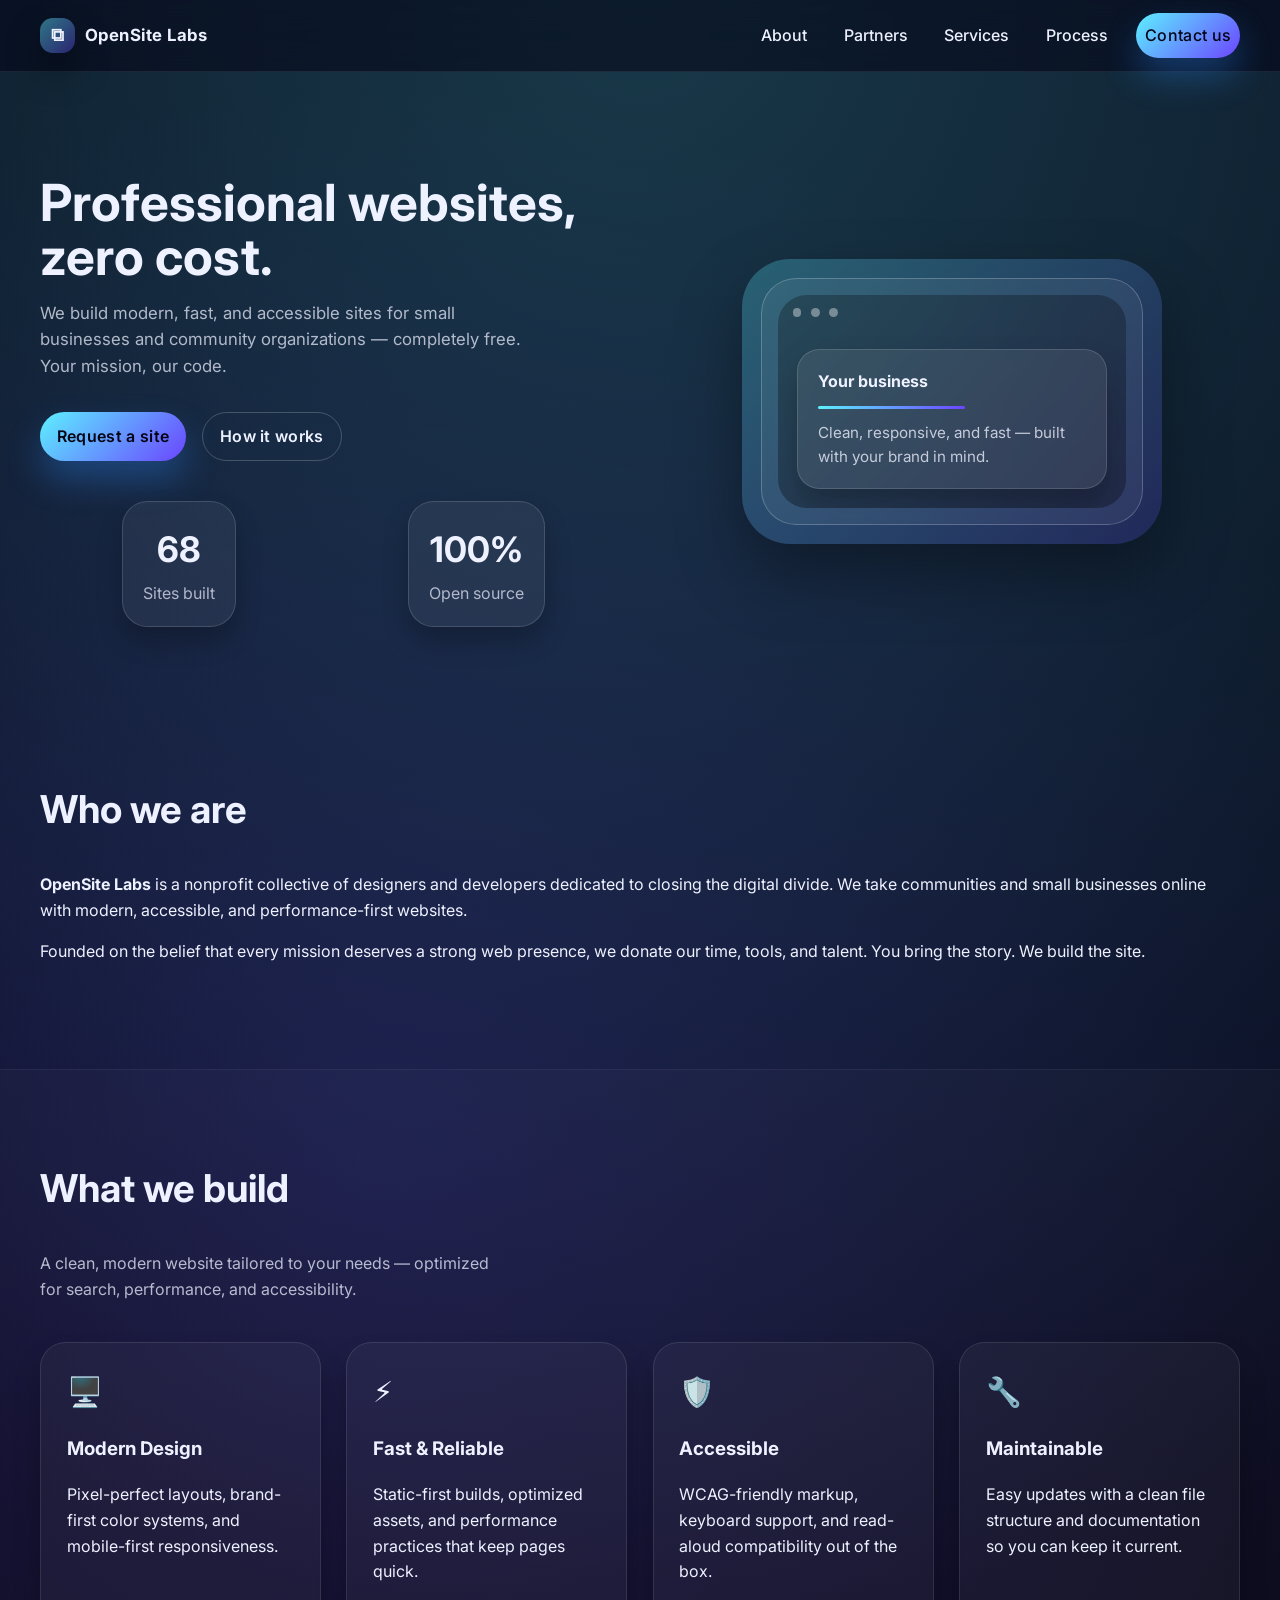
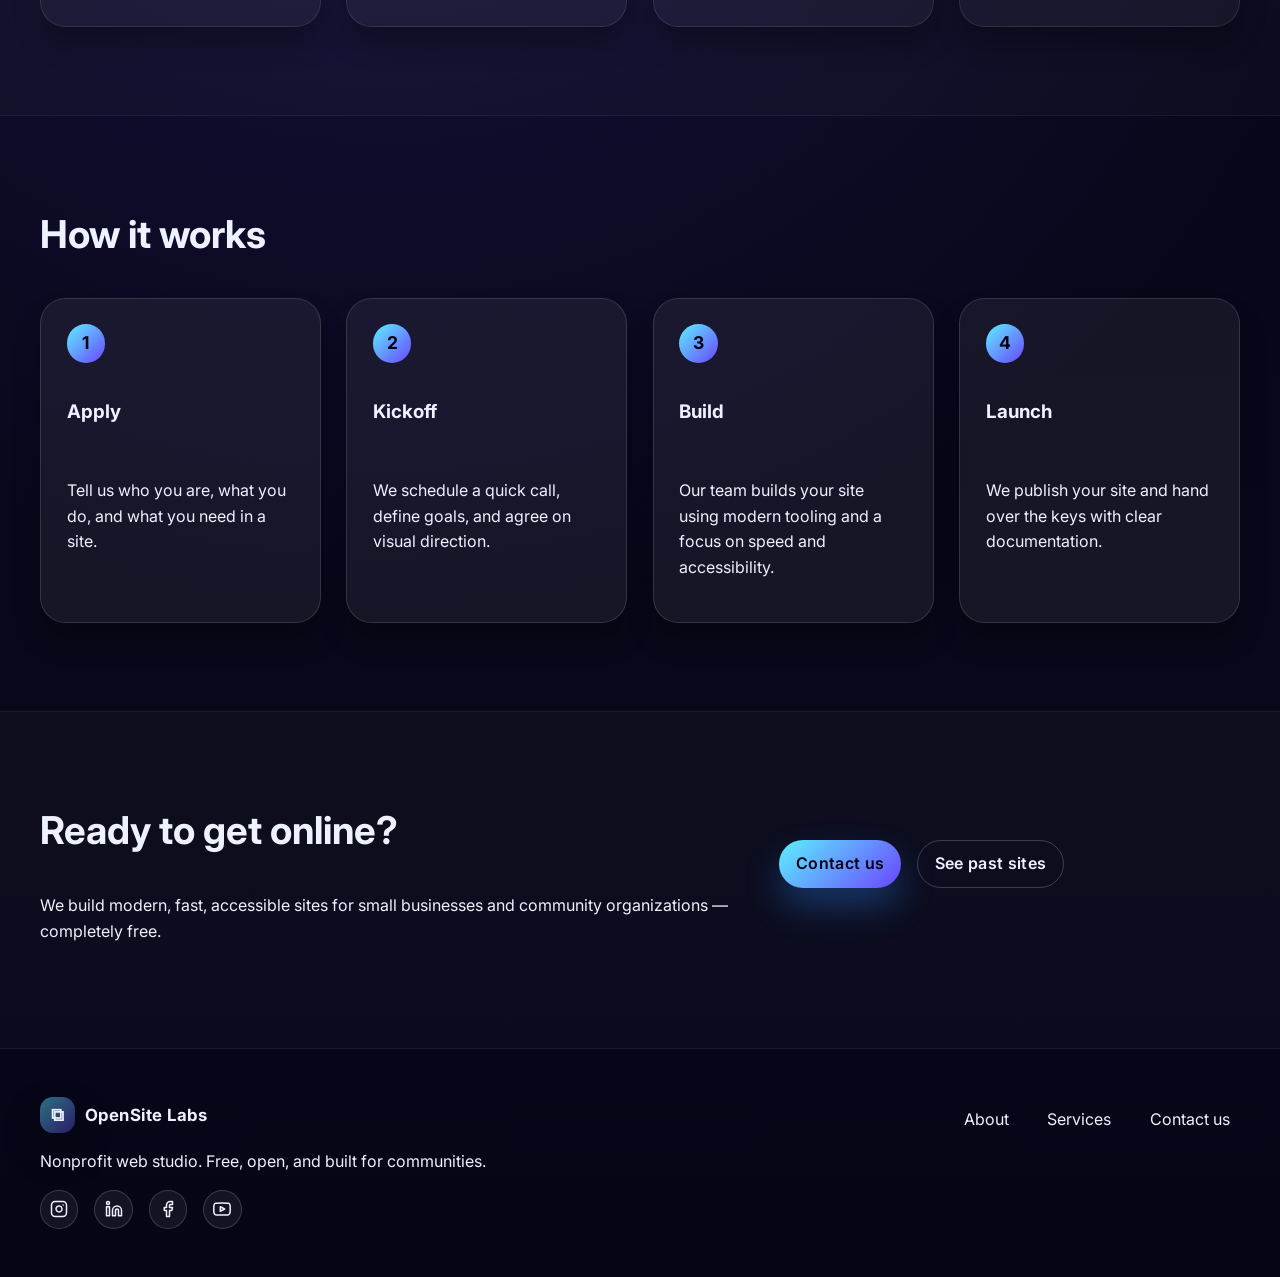
<file: index.html>
<!DOCTYPE html>
<html lang="en">
<head>
  <meta charset="UTF-8" />
  <meta name="viewport" content="width=device-width, initial-scale=1.0" />
  <meta name="description" content="A nonprofit making free, clean, and modern websites for small businesses." />
  <title>OpenSite Labs | Free Websites for Small Business</title>
  <link rel="preconnect" href="https://fonts.googleapis.com" />
  <link rel="preconnect" href="https://fonts.gstatic.com" crossorigin />
  <link href="https://fonts.googleapis.com/css2?family=Inter:wght@400;500;600;700&display=swap" rel="stylesheet" />
  <link rel="stylesheet" href="styles.css" />
</head>
<body>
  <header class="site-header">
    <div class="container header-inner">
      <a class="brand" href="#home">
        <span class="brand--mark" aria-hidden="true">⧉</span>
        <span class="brand--text">OpenSite Labs</span>
      </a>
      <button class="nav-toggle" aria-label="Toggle navigation" aria-expanded="false" aria-controls="nav">
        <span class="nav-toggle__bar"></span>
        <span class="nav-toggle__bar"></span>
        <span class="nav-toggle__bar"></span>
      </button>
      <nav id="nav" class="nav">
        <a href="about.html">About</a>
        <a href="partners.html">Partners</a>
        <a href="#services">Services</a>
        <a href="#process">Process</a>
        <a href="contact.html" class="btn btn--primary">Contact us</a>
      </nav>
    </div>
  </header>

  <main>
    <section id="home" class="hero">
      <div class="container hero-grid">
        <div class="hero-copy">
          <h1>Professional websites, zero cost.</h1>
          <p>We build modern, fast, and accessible sites for small businesses and community organizations — completely free. Your mission, our code.</p>
          <div class="hero-actions">
            <a href="contact.html" class="btn btn--primary">Request a site</a>
            <a href="#services" class="btn btn--ghost">How it works</a>
          </div>

          <div class="stats">
            <a class="stat-link" href="partners.html">
              <div class="stat">
                <div class="stat__value" data-count="68">0</div>
                <div class="stat__label">Sites built</div>
              </div>
            </a>
            <a class="stat-link" href="partners.html">
              <div class="stat">
                <div class="stat__value">100%</div>
                <div class="stat__label">Open source</div>
              </div>
            </a>
          </div>
        </div>
        <div class="hero-visual" aria-hidden="true">
          <div class="device">
            <div class="device__screen">
              <div class="mockup">
                <div class="mockup__header">
                  <span></span><span></span><span></span>
                </div>
                <div class="mockup__content">
                  <div class="card">
                    <div class="card__title">Your business</div>
                    <div class="card__line"></div>
                    <div class="card__text">Clean, responsive, and fast — built with your brand in mind.</div>
                  </div>
                </div>
              </div>
            </div>
          </div>
        </div>
      </div>
    </section>

    <section id="about" class="section">
      <div class="container">
        <div class="split split--single">
          <div>
            <h2>Who we are</h2>
            <p><strong>OpenSite Labs</strong> is a nonprofit collective of designers and developers dedicated to closing the digital divide. We take communities and small businesses online with modern, accessible, and performance-first websites.</p>
            <p>Founded on the belief that every mission deserves a strong web presence, we donate our time, tools, and talent. You bring the story. We build the site.</p>
          </div>
        </div>
      </div>
    </section>

    <section id="services" class="section section--alt">
      <div class="container">
        <h2>What we build</h2>
        <p class="subhead">A clean, modern website tailored to your needs — optimized for search, performance, and accessibility.</p>
        <div class="grid cards">
          <article class="card">
            <div class="card__icon" aria-hidden="true">🖥️</div>
            <h3>Modern Design</h3>
            <p>Pixel-perfect layouts, brand-first color systems, and mobile-first responsiveness.</p>
          </article>

          <article class="card">
            <div class="card__icon" aria-hidden="true">⚡</div>
            <h3>Fast & Reliable</h3>
            <p>Static-first builds, optimized assets, and performance practices that keep pages quick.</p>
          </article>

          <article class="card">
            <div class="card__icon" aria-hidden="true">🛡️</div>
            <h3>Accessible</h3>
            <p>WCAG-friendly markup, keyboard support, and read-aloud compatibility out of the box.</p>
          </article>

          <article class="card">
            <div class="card__icon" aria-hidden="true">🔧</div>
            <h3>Maintainable</h3>
            <p>Easy updates with a clean file structure and documentation so you can keep it current.</p>
          </article>
        </div>
      </div>
    </section>

    <section id="process" class="section">
      <div class="container">
        <h2>How it works</h2>
        <div class="grid steps">
          <div class="step">
            <div class="step__badge">1</div>
            <h3>Apply</h3>
            <p>Tell us who you are, what you do, and what you need in a site.</p>
          </div>
          <div class="step">
            <div class="step__badge">2</div>
            <h3>Kickoff</h3>
            <p>We schedule a quick call, define goals, and agree on visual direction.</p>
          </div>
          <div class="step">
            <div class="step__badge">3</div>
            <h3>Build</h3>
            <p>Our team builds your site using modern tooling and a focus on speed and accessibility.</p>
          </div>
          <div class="step">
            <div class="step__badge">4</div>
            <h3>Launch</h3>
            <p>We publish your site and hand over the keys with clear documentation.</p>
          </div>
        </div>
      </div>
    </section>

    <section class="section section--alt">
      <div class="container">
        <div class="split">
          <div>
            <h2>Ready to get online?</h2>
            <p>We build modern, fast, accessible sites for small businesses and community organizations — completely free.</p>
          </div>
          <div class="cta-row">
            <a class="btn btn--primary" href="contact.html">Contact us</a>
            <a class="btn btn--ghost" href="partners.html">See past sites</a>
          </div>
        </div>
      </div>
    </section>
  </main>

  <footer class="footer">
    <div class="container footer-inner">
      <div>
        <div class="brand">
          <span class="brand--mark">⧉</span>
          <span class="brand--text">OpenSite Labs</span>
        </div>
        <p>Nonprofit web studio. Free, open, and built for communities.</p>

        <div class="social-links" aria-label="Social links">
          <a href="#" target="_blank" rel="noopener" aria-label="Instagram">
            <svg width="18" height="18" viewBox="0 0 24 24" fill="none" stroke="currentColor" stroke-width="2" stroke-linecap="round" stroke-linejoin="round" xmlns="http://www.w3.org/2000/svg">
              <rect x="2" y="2" width="20" height="20" rx="5" ry="5"></rect>
              <path d="M16 11.37A4 4 0 1 1 12.63 8 4 4 0 0 1 16 11.37z"></path>
              <line x1="17.5" y1="6.5" x2="17.51" y2="6.5"></line>
            </svg>
          </a>
          <a href="#" target="_blank" rel="noopener" aria-label="LinkedIn">
            <svg width="18" height="18" viewBox="0 0 24 24" fill="none" stroke="currentColor" stroke-width="2" stroke-linecap="round" stroke-linejoin="round" xmlns="http://www.w3.org/2000/svg">
              <path d="M16 8a6 6 0 0 1 6 6v7h-4v-7a2 2 0 0 0-2-2 2 2 0 0 0-2 2v7h-4v-7a6 6 0 0 1 6-6z"></path>
              <rect x="2" y="9" width="4" height="12"></rect>
              <circle cx="4" cy="4" r="2"></circle>
            </svg>
          </a>
          <a href="#" target="_blank" rel="noopener" aria-label="Facebook">
            <svg width="18" height="18" viewBox="0 0 24 24" fill="none" stroke="currentColor" stroke-width="2" stroke-linecap="round" stroke-linejoin="round" xmlns="http://www.w3.org/2000/svg">
              <path d="M18 2h-3a5 5 0 0 0-5 5v3H7v4h3v8h4v-8h3l1-4h-4V7a1 1 0 0 1 1-1h3z"></path>
            </svg>
          </a>
          <a href="#" target="_blank" rel="noopener" aria-label="YouTube">
            <svg width="18" height="18" viewBox="0 0 24 24" fill="none" stroke="currentColor" stroke-width="2" stroke-linecap="round" stroke-linejoin="round" xmlns="http://www.w3.org/2000/svg">
              <path d="M22.54 6.42a2.78 2.78 0 0 0-1.94-2C18.88 4 12 4 12 4s-6.88 0-8.6.42a2.78 2.78 0 0 0-1.94 2C1 8.11 1 12 1 12s0 3.89.46 5.58a2.78 2.78 0 0 0 1.94 2c1.72.42 8.6.42 8.6.42s6.88 0 8.6-.42a2.78 2.78 0 0 0 1.94-2C23 15.89 23 12 23 12s0-3.89-.46-5.58z"></path>
              <polygon points="9.75 15.02 15.5 12 9.75 8.98 9.75 15.02"></polygon>
            </svg>
          </a>
        </div>
      </div>
      <div class="footer-links">
        <a href="about.html">About</a>
        <a href="#services">Services</a>
        <a href="contact.html">Contact us</a>
      </div>
    </div>
  </footer>

  <script src="script.js"></script>
</body>
</html>
</file>
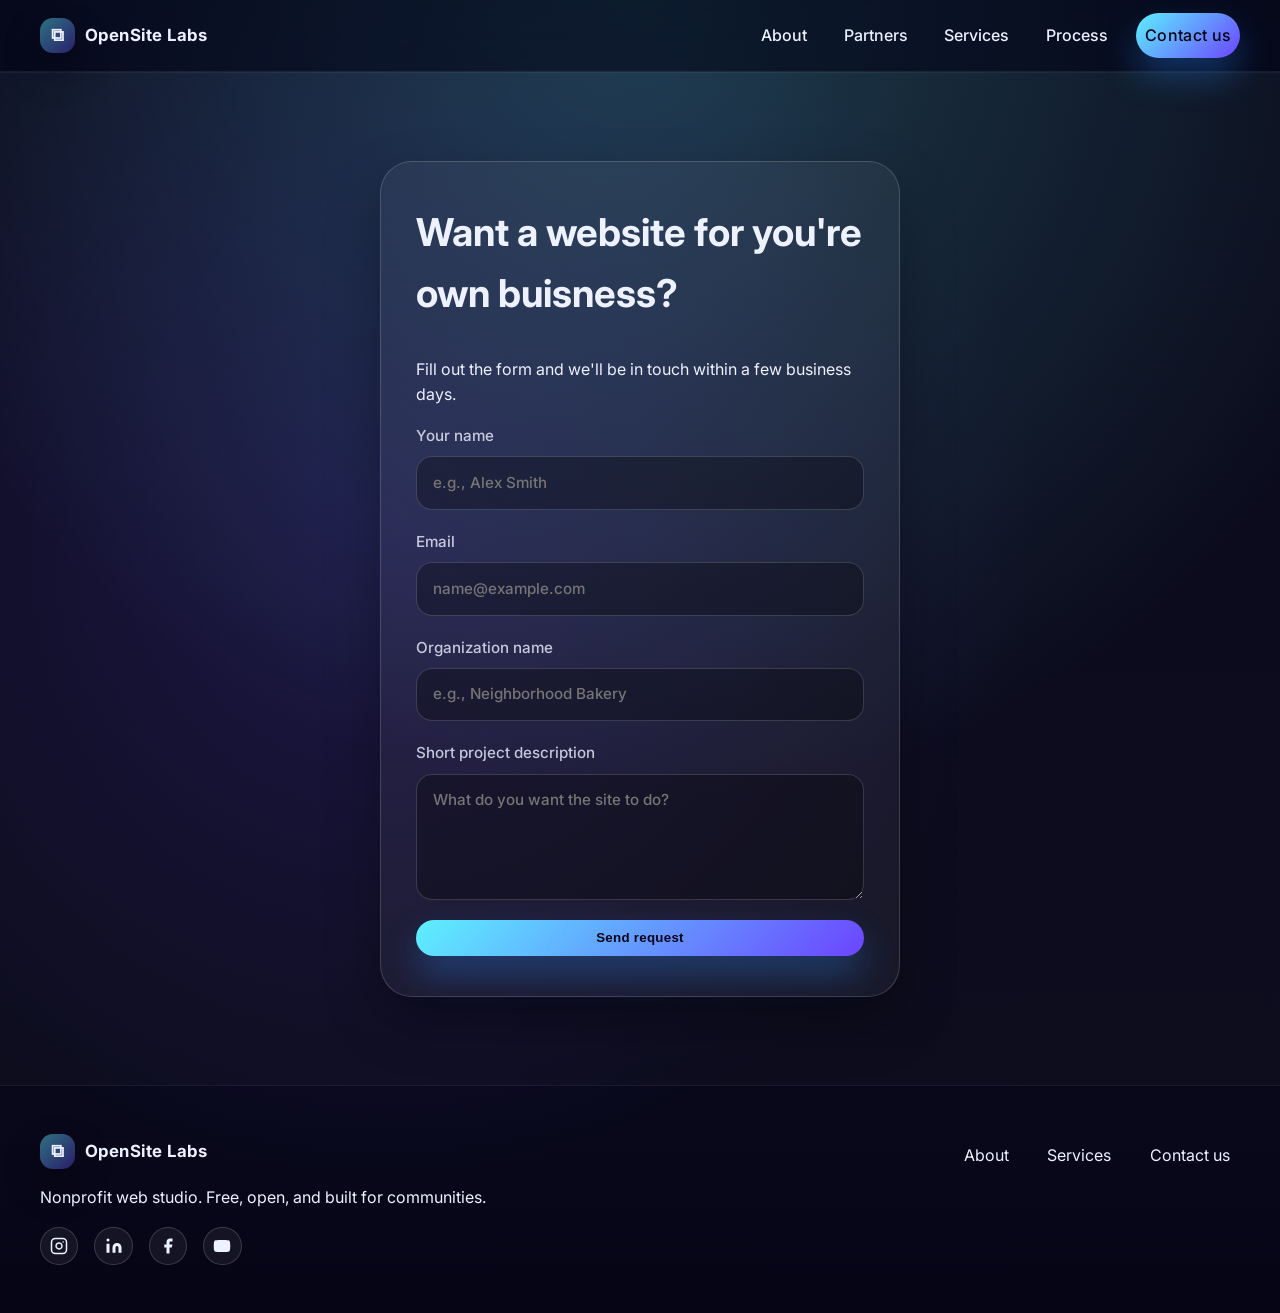
<file: contact.html>
<!DOCTYPE html>
<html lang="en">
<head>
  <meta charset="UTF-8" />
  <meta name="viewport" content="width=device-width, initial-scale=1.0" />
  <meta name="description" content="Contact OpenSite Labs to request a free website." />
  <title>Contact · OpenSite Labs</title>
  <link rel="preconnect" href="https://fonts.googleapis.com" />
  <link rel="preconnect" href="https://fonts.gstatic.com" crossorigin />
  <link href="https://fonts.googleapis.com/css2?family=Inter:wght@400;500;600;700&display=swap" rel="stylesheet" />
  <link rel="stylesheet" href="styles.css" />
</head>
<body>
  <header class="site-header">
    <div class="container header-inner">
      <a class="brand" href="index.html#home">
        <span class="brand--mark" aria-hidden="true">⧉</span>
        <span class="brand--text">OpenSite Labs</span>
      </a>
      <button class="nav-toggle" aria-label="Toggle navigation" aria-expanded="false" aria-controls="nav">
        <span class="nav-toggle__bar"></span>
        <span class="nav-toggle__bar"></span>
        <span class="nav-toggle__bar"></span>
      </button>
      <nav id="nav" class="nav">
        <a href="about.html">About</a>
        <a href="partners.html">Partners</a>
        <a href="index.html#services">Services</a>
        <a href="index.html#process">Process</a>
        <a href="contact.html" class="btn btn--primary">Contact us</a>
      </nav>
    </div>
  </header>

  <main>
    <section class="section section--alt">
      <div class="container form-section">
        <div class="form-card">
          <h2>Want a website for you're own buisness?</h2>
          <p>Fill out the form and we'll be in touch within a few business days.</p>
          <form action="#" class="contact-form" onsubmit="handleSubmit(event)">
            <label>
              Your name
              <input type="text" name="name" required placeholder="e.g., Alex Smith" />
            </label>

            <label>
              Email
              <input type="email" name="email" required placeholder="name@example.com" />
            </label>

            <label>
              Organization name
              <input type="text" name="organization" required placeholder="e.g., Neighborhood Bakery" />
            </label>

            <label>
              Short project description
              <textarea name="message" rows="4" required placeholder="What do you want the site to do?"></textarea>
            </label>

            <button type="submit" class="btn btn--primary">Send request</button>
          </form>
        </div>
      </div>
    </section>
  </main>

  <footer class="footer">
    <div class="container footer-inner">
      <div>
        <div class="brand">
          <span class="brand--mark">⧉</span>
          <span class="brand--text">OpenSite Labs</span>
        </div>
        <p>Nonprofit web studio. Free, open, and built for communities.</p>

        <div class="social-links" aria-label="Social links">
          <a href="#" target="_blank" rel="noopener" aria-label="Instagram">
            <svg width="18" height="18" viewBox="0 0 24 24" fill="none" stroke="currentColor" stroke-width="2" stroke-linecap="round" stroke-linejoin="round" xmlns="http://www.w3.org/2000/svg">
              <rect x="2" y="2" width="20" height="20" rx="5" ry="5"></rect>
              <path d="M16 11.37A4 4 0 1 1 12.63 8 4 4 0 0 1 16 11.37z"></path>
              <line x1="17.5" y1="6.5" x2="17.51" y2="6.5"></line>
            </svg>
          </a>
          <a href="#" target="_blank" rel="noopener" aria-label="LinkedIn">
            <svg width="18" height="18" viewBox="0 0 24 24" fill="currentColor" xmlns="http://www.w3.org/2000/svg">
              <path d="M16 8a6 6 0 0 1 6 6v7h-4v-7a2 2 0 0 0-2-2 2 2 0 0 0-2 2v7h-4v-7a6 6 0 0 1 6-6z"></path>
              <rect x="2" y="9" width="4" height="12"></rect>
              <circle cx="4" cy="4" r="2"></circle>
            </svg>
          </a>
          <a href="#" target="_blank" rel="noopener" aria-label="Facebook">
            <svg width="18" height="18" viewBox="0 0 24 24" fill="currentColor" xmlns="http://www.w3.org/2000/svg">
              <path d="M18 2h-3a5 5 0 0 0-5 5v3H7v4h3v8h4v-8h3l1-4h-4V7a1 1 0 0 1 1-1h3z"></path>
            </svg>
          </a>
          <a href="#" target="_blank" rel="noopener" aria-label="YouTube">
            <svg width="18" height="18" viewBox="0 0 24 24" fill="currentColor" xmlns="http://www.w3.org/2000/svg">
              <path d="M22.54 6.42a2.78 2.78 0 0 0-1.94-2C18.88 4 12 4 12 4s-6.88 0-8.6.42a2.78 2.78 0 0 0-1.94 2C1 8.11 1 12 1 12s0 3.89.46 5.58a2.78 2.78 0 0 0 1.94 2c1.72.42 8.6.42 8.6.42s6.88 0 8.6-.42a2.78 2.78 0 0 0 1.94-2C23 15.89 23 12 23 12s0-3.89-.46-5.58z"></path>
              <polygon points="9.75 15.02 15.5 12 9.75 8.98 9.75 15.02"></polygon>
            </svg>
          </a>
        </div>
      </div>
      <div class="footer-links">
        <a href="about.html">About</a>
        <a href="index.html#services">Services</a>
        <a href="contact.html">Contact us</a>
      </div>
    </div>
  </footer>

  <script src="script.js"></script>
</body>
</html>
</file>
<file: styles.css>
/* Base */
:root {
  --bg: #050516;
  --panel: rgba(255, 255, 255, 0.06);
  --panel-2: rgba(255, 255, 255, 0.10);
  --text: #eef1ff;
  --muted: rgba(238, 241, 255, 0.72);
  --primary: #5df0ff;
  --primary-2: #6b45ff;
  --shadow: rgba(0, 0, 0, 0.36);
  --radius: 18px;
  --wide: 1200px;
  --max: 1100px;
  --spacing: 1.25rem;
  --font: "Inter", system-ui, -apple-system, BlinkMacSystemFont, "Segoe UI", sans-serif;
  --header-height: 4.5rem;
}

* {
  box-sizing: border-box;
}

html {
  scroll-behavior: smooth;
  background: #050516;
}

body {
  margin: 0;
  font-family: var(--font);
  color: var(--text);
  background: radial-gradient(circle at top, rgba(93, 240, 255, 0.22), transparent 55%),
    radial-gradient(circle at 30% 40%, rgba(107, 69, 255, 0.18), transparent 55%),
    linear-gradient(180deg, #050516 0%, #08081a 85%, #050516 100%);
  line-height: 1.6;
}

a {
  color: inherit;
  text-decoration: none;
}

.container {
  width: min(100% - 2.5rem, var(--wide));
  margin: 0 auto;
}

/* Header */
.site-header {
  position: fixed;
  top: 0;
  left: 0;
  right: 0;
  height: var(--header-height);
  z-index: 999;
  backdrop-filter: blur(18px);
  background: rgba(5, 5, 22, 0.55);
  border-bottom: 1px solid rgba(255, 255, 255, 0.08);
}

.header-inner {
  height: 100%;
  padding: 0 0;
}

main {
  padding-top: var(--header-height);
}

.header-inner {
  display: flex;
  align-items: center;
  justify-content: space-between;
  gap: 1.25rem;
  padding: 1rem 0;
}

.brand {
  display: inline-flex;
  align-items: center;
  gap: 0.6rem;
  font-weight: 700;
  letter-spacing: 0.03em;
  font-size: 1.05rem;
}

.brand--mark {
  display: inline-flex;
  align-items: center;
  justify-content: center;
  width: 2.2rem;
  height: 2.2rem;
  border-radius: 0.8rem;
  background: linear-gradient(135deg, rgba(93, 240, 255, 0.45), rgba(107, 69, 255, 0.35));
  box-shadow: 0 18px 35px rgba(0, 0, 0, 0.35);
  font-size: 1.1rem;
}

.nav {
  display: flex;
  align-items: center;
  gap: 1.2rem;
}

.nav a {
  font-weight: 500;
  padding: 0.6rem 0.55rem;
  border-radius: 999px;
  transition: background 180ms ease;
}

.nav a:hover {
  background: rgba(255, 255, 255, 0.08);
}

.btn {
  display: inline-flex;
  align-items: center;
  justify-content: center;
  gap: 0.5rem;
  border-radius: 999px;
  font-weight: 600;
  letter-spacing: 0.02em;
  padding: 0.65rem 1.05rem;
  border: 1px solid rgba(255, 255, 255, 0.18);
  background: rgba(255, 255, 255, 0.08);
  transition: transform 180ms ease, background 180ms ease, box-shadow 180ms ease;
  cursor: pointer;
}

.btn:hover {
  background: rgba(255, 255, 255, 0.14);
  transform: translateY(-1px);
  box-shadow: 0 18px 35px rgba(0, 0, 0, 0.3);
}

.btn--primary {
  background: linear-gradient(135deg, var(--primary), var(--primary-2));
  border: none;
  color: #050516;
  box-shadow: 0 18px 35px rgba(44, 139, 255, 0.32);
}

.btn--primary:hover {
  filter: brightness(1.02);
}

.btn--ghost {
  background: transparent;
  border: 1px solid rgba(255, 255, 255, 0.2);
}

.nav-toggle {
  display: none;
  border: none;
  background: transparent;
  padding: 0.5rem;
  cursor: pointer;
}

.nav-toggle__bar {
  display: block;
  width: 1.8rem;
  height: 0.18rem;
  border-radius: 999px;
  background: rgba(255, 255, 255, 0.8);
  margin: 0.28rem 0;
}

/* Hero */
.hero {
  padding: 6.5rem 0 4rem;
}

.hero-grid {
  display: grid;
  grid-template-columns: 1fr 1fr;
  gap: 3rem;
  align-items: center;
}

.hero-copy h1 {
  font-size: clamp(2.3rem, 4vw, 3.6rem);
  margin: 0 0 1rem;
  line-height: 1.05;
}

.hero-copy p {
  max-width: 44ch;
  color: var(--muted);
  margin: 0 0 2rem;
  font-size: 1.05rem;
}

.hero-actions {
  display: flex;
  flex-wrap: wrap;
  gap: 1rem;
}

.hero-visual {
  display: grid;
  place-items: center;
}

.device {
  width: clamp(280px, 42vw, 420px);
  border-radius: 3rem;
  padding: 1.2rem;
  background: linear-gradient(135deg, rgba(93, 240, 255, 0.25), rgba(107, 69, 255, 0.18));
  box-shadow: 0 30px 65px rgba(0, 0, 0, 0.35);
}

.device__screen {
  border-radius: 2.2rem;
  background: rgba(255, 255, 255, 0.06);
  padding: 1rem;
  border: 1px solid rgba(255, 255, 255, 0.22);
  backdrop-filter: blur(12px);
}

.mockup {
  background: rgba(0, 0, 0, 0.28);
  border-radius: 1.8rem;
  overflow: hidden;
}

.mockup__header {
  display: flex;
  gap: 0.6rem;
  padding: 0.8rem 0.9rem;
}

.mockup__header span {
  width: 0.55rem;
  height: 0.55rem;
  border-radius: 999px;
  background: rgba(255, 255, 255, 0.38);
}

.mockup__content {
  padding: 1.2rem;
}

.card {
  border-radius: 1.4rem;
  border: 1px solid rgba(255, 255, 255, 0.14);
  background: rgba(255, 255, 255, 0.08);
  padding: 1.2rem;
  box-shadow: 0 18px 30px rgba(0, 0, 0, 0.25);
}

.card__title {
  font-weight: 700;
  margin-bottom: 0.55rem;
}

.card__line {
  height: 3px;
  width: 55%;
  background: linear-gradient(90deg, var(--primary), var(--primary-2));
  margin: 0.75rem 0;
  border-radius: 999px;
}

.card__text {
  font-size: 0.95rem;
  line-height: 1.55;
  color: rgba(238, 241, 255, 0.78);
}

/* Sections */
.section {
  padding: 5.5rem 0;
}

.section--alt {
  background: rgba(255, 255, 255, 0.02);
  border-top: 1px solid rgba(255, 255, 255, 0.05);
  border-bottom: 1px solid rgba(255, 255, 255, 0.05);
}

.section h2 {
  margin-top: 0;
  font-size: clamp(2rem, 3vw, 2.7rem);
}

.subhead {
  margin: 0.8rem 0 2.5rem;
  max-width: 45ch;
  color: rgba(238, 241, 255, 0.74);
}

.split {
  display: grid;
  grid-template-columns: 1.2fr 0.8fr;
  gap: 3rem;
  align-items: start;
}

.split--single {
  grid-template-columns: 1fr;
}

.stats {
  display: grid;
  grid-auto-flow: column;
  grid-auto-columns: minmax(210px, 1fr);
  gap: 1.2rem;
  justify-content: center;
  justify-items: center;
  margin-top: 2.5rem;
}

.partners-stats {
  margin-bottom: 1in;
}

.stat {
  text-align: center;
}

.stat-link {
  display: block;
  text-decoration: none;
  color: inherit;
}

.stat-link .stat {
  height: 100%;
}

@media (max-width: 720px) {
  .stats {
    grid-auto-flow: row;
    grid-auto-columns: 1fr;
  }
}

.stat {
  background: rgba(255, 255, 255, 0.06);
  border: 1px solid rgba(255, 255, 255, 0.14);
  border-radius: 1.6rem;
  padding: 1.2rem 1.25rem;
  display: flex;
  flex-direction: column;
  gap: 0.25rem;
  box-shadow: 0 14px 26px rgba(0, 0, 0, 0.24);
}

.stat__value {
  font-size: 2.2rem;
  font-weight: 700;
}

.stat__label {
  color: rgba(238, 241, 255, 0.7);
}

.grid {
  display: grid;
  gap: 1.6rem;
}

.cards {
  grid-template-columns: repeat(auto-fit, minmax(220px, 1fr));
}

.about-cards {
  max-width: 900px;
  margin: 0 auto;
  gap: 2rem;
}

.about-cards .card {
  max-width: 300px;
  margin: 0 auto;
}

.about-cards .card h3 {
  text-align: center;
}

.cards .card {
  padding: 1.6rem;
  border-radius: 1.6rem;
  background: rgba(255, 255, 255, 0.04);
  border: 1px solid rgba(255, 255, 255, 0.10);
  box-shadow: 0 18px 26px rgba(0, 0, 0, 0.26);
}

.profile-image {
  width: 100%;
  height: 220px;
  object-fit: cover;
  border-radius: 1.2rem;
  margin-bottom: 1.25rem;
  border: 1px solid rgba(255, 255, 255, 0.14);
}

.cta-row {
  display: flex;
  flex-wrap: wrap;
  gap: 1rem;
  margin-top: 2.5rem;
}

.card__icon {
  font-size: 1.8rem;
  margin-bottom: 0.75rem;
}

.steps {
  grid-template-columns: repeat(auto-fit, minmax(220px, 1fr));
}

.step {
  background: rgba(255, 255, 255, 0.06);
  border: 1px solid rgba(255, 255, 255, 0.13);
  border-radius: 1.6rem;
  padding: 1.6rem;
  display: flex;
  flex-direction: column;
  gap: 1rem;
  box-shadow: 0 18px 26px rgba(0, 0, 0, 0.26);
}

.step__badge {
  width: 2.4rem;
  height: 2.4rem;
  border-radius: 999px;
  display: grid;
  place-items: center;
  background: linear-gradient(135deg, var(--primary), var(--primary-2));
  font-weight: 700;
  color: #050516;
  font-size: 1.1rem;
}

.form-section {
  display: grid;
  place-items: center;
}

.form-card {
  width: min(100%, 520px);
  background: rgba(255, 255, 255, 0.05);
  border: 1px solid rgba(255, 255, 255, 0.16);
  border-radius: 2rem;
  padding: 2.5rem 2.2rem;
  box-shadow: 0 24px 55px rgba(0, 0, 0, 0.33);
}

.contact-form {
  display: grid;
  gap: 1.25rem;
}

.contact-form label {
  display: grid;
  gap: 0.5rem;
  font-size: 0.95rem;
  font-weight: 500;
  color: rgba(238, 241, 255, 0.8);
}

.contact-form input,
.contact-form textarea {
  border-radius: 1rem;
  border: 1px solid rgba(255, 255, 255, 0.16);
  background: rgba(0, 0, 0, 0.3);
  padding: 0.85rem 1rem;
  color: rgba(255, 255, 255, 0.92);
  font: inherit;
}

.contact-form input:focus,
.contact-form textarea:focus {
  outline: none;
  border-color: rgba(93, 240, 255, 0.7);
  box-shadow: 0 0 0 3px rgba(93, 240, 255, 0.18);
}

.fineprint {
  margin: 0;
  color: rgba(238, 241, 255, 0.58);
  font-size: 0.85rem;
}

/* Footer */
.footer {
  padding: 3rem 0;
}

.footer-inner {
  display: flex;
  flex-wrap: wrap;
  justify-content: space-between;
  gap: 2rem;
  align-items: flex-start;
}

.footer .brand {
  display: inline-flex;
  align-items: center;
  gap: 0.6rem;
  font-weight: 700;
}

.social-links {
  display: flex;
  flex-wrap: wrap;
  gap: 1rem;
  align-items: center;
}

.social-links a {
  display: inline-flex;
  align-items: center;
  justify-content: center;
  width: 2.4rem;
  height: 2.4rem;
  border-radius: 999px;
  border: 1px solid rgba(255, 255, 255, 0.16);
  background: rgba(255, 255, 255, 0.06);
  transition: transform 180ms ease, background 180ms ease;
}

.social-links a:hover {
  background: rgba(255, 255, 255, 0.14);
  transform: translateY(-1px);
}

.footer-links {
  display: flex;
  flex-wrap: wrap;
  gap: 1.1rem;
  align-items: center;
}

.footer-links a {
  padding: 0.6rem 0.65rem;
  border-radius: 999px;
  transition: background 180ms ease;
}

.footer-links a:hover {
  background: rgba(255, 255, 255, 0.08);
}

/* Responsive */
@media (max-width: 950px) {
  .hero-grid {
    grid-template-columns: 1fr;
    gap: 2.5rem;
  }

  .split {
    grid-template-columns: 1fr;
  }

  .header-inner {
    padding: 1rem 0;
  }
}

@media (max-width: 720px) {
  .nav {
    position: fixed;
    inset: 0;
    padding-top: 6rem;
    flex-direction: column;
    background: rgba(5, 5, 22, 0.93);
    backdrop-filter: blur(20px);
    gap: 1.5rem;
    transform: translateX(100%);
    transition: transform 240ms ease;
  }

  .nav.open {
    transform: translateX(0);
  }

  .nav-toggle {
    display: inline-flex;
  }

  .nav a {
    padding: 0.9rem 1.2rem;
  }
}
</file>
